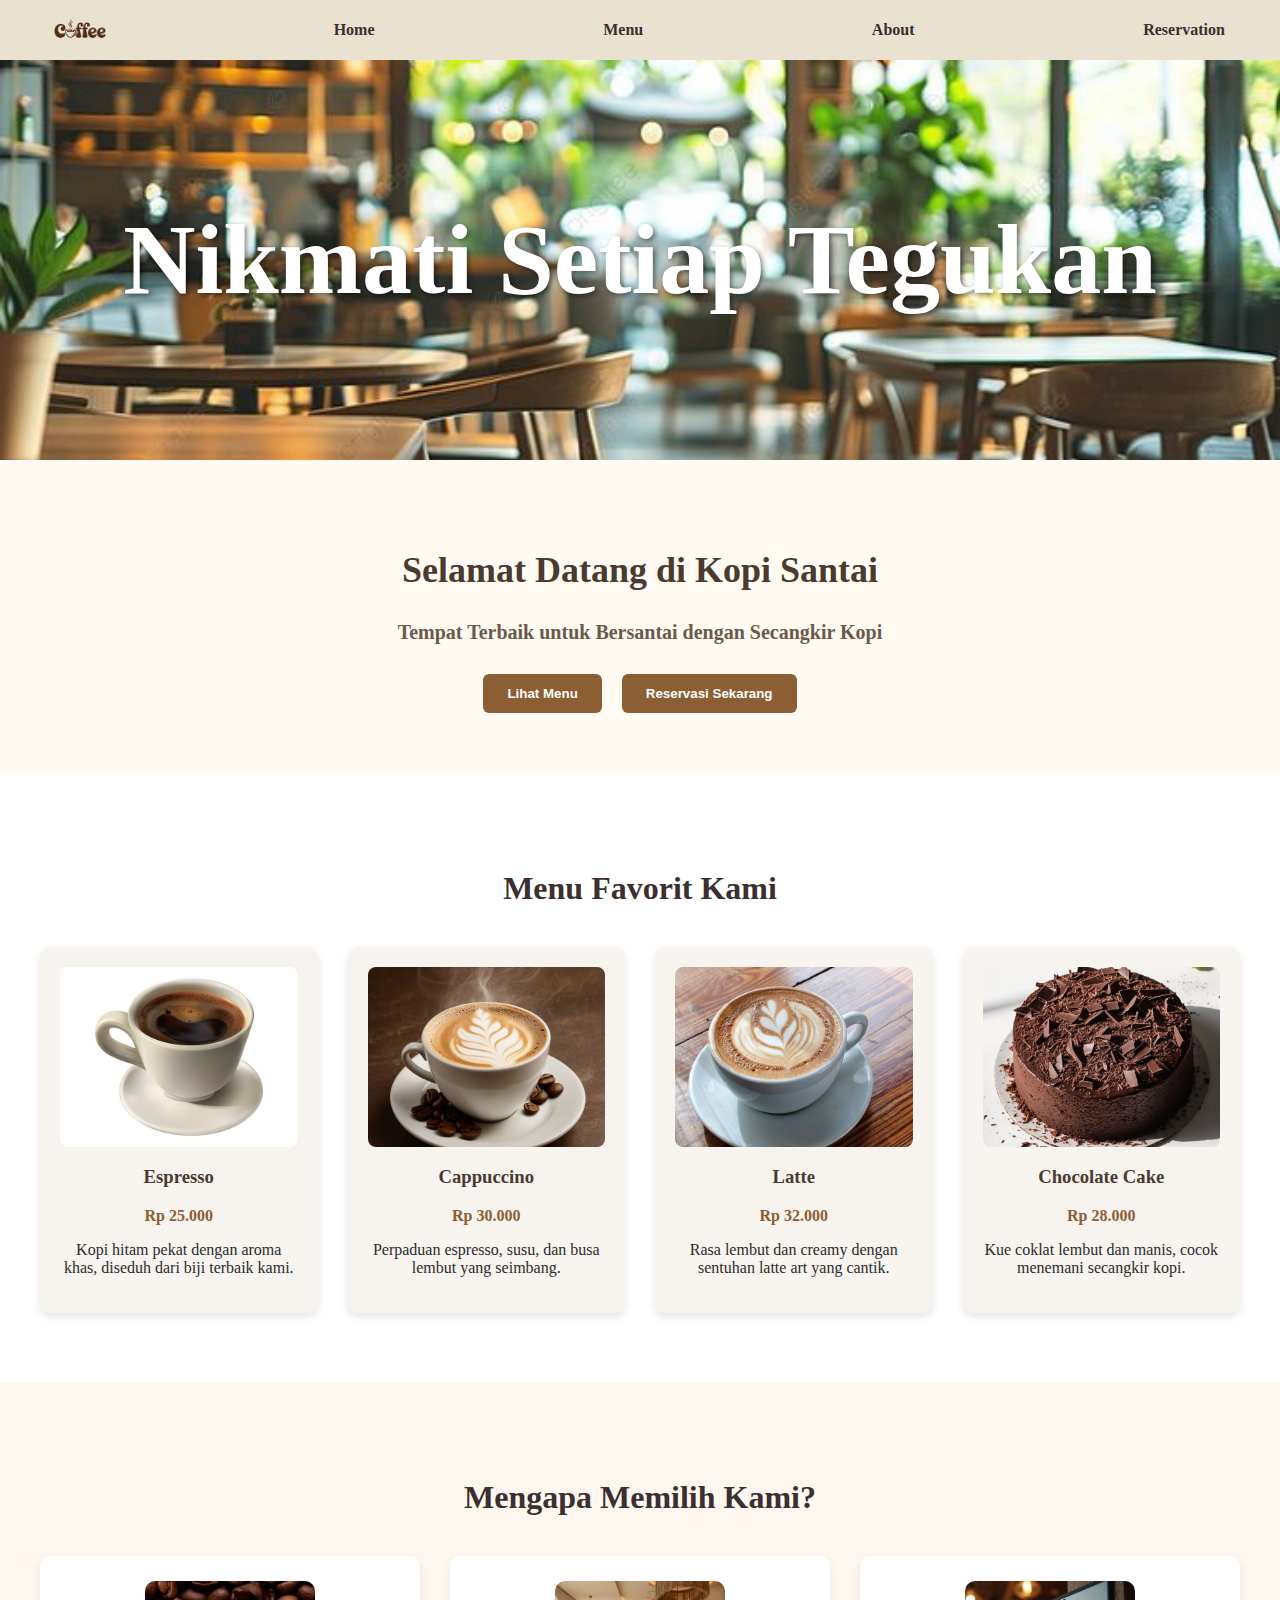
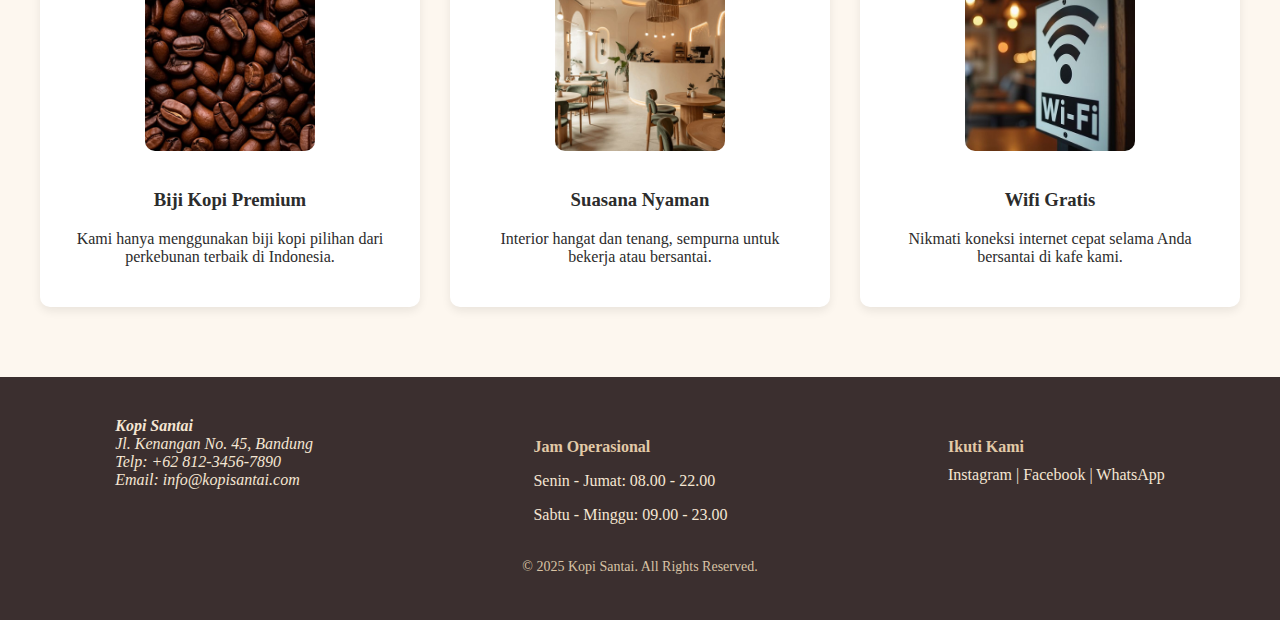
<file: KELOMPOK_17_02_07_fixed/about.html>
<!DOCTYPE html>
<html lang="id">
<head>
  <meta charset="UTF-8">
  <meta name="viewport" content="width=device-width, initial-scale=1.0">
  <title>Kopi Santai</title>
  <link rel="stylesheet" href="css/style.css">
</head>
<body>

  <!-- HEADER -->
  <header>
    <nav class="grid-container-lines">
      <img src="images/logo.jpg" alt="logo" width="80px" class="logo">
      <div class="nav1"><a href="index.html">Home</a></div>
      <div class="nav2"><a href="menu.html">Menu</a></div>
      <div class="nav3"><a href="about.html">About</a></div>
      <div class="nav4"><a href="reservation.html">Reservation</a></div>
    </nav>

    <div class="tagline">
      <h1>Nikmati Setiap Tegukan</h1>
    </div>
  </header>

  <!-- HERO SECTION -->
  <section id="title" class="hero">
    <h2>Selamat Datang di Kopi Santai</h2>
    <h3>Tempat Terbaik untuk Bersantai dengan Secangkir Kopi</h3>
    <div class="cta-buttons">
      <button><a href="menu.html">Lihat Menu</a></button>
      <button><a href="reservation.html">Reservasi Sekarang</a></button>
    </div>
  </section>

  <!-- FEATURED MENU -->
  <section id="featured-menu">
    <h2>Menu Favorit Kami</h2>
    <div class="menu-grid">
      <article class="menu-card">
        <img src="images/espresso.jpg" alt="Espresso">
        <h3>Espresso</h3>
        <p class="price">Rp 25.000</p>
        <p>Kopi hitam pekat dengan aroma khas, diseduh dari biji terbaik kami.</p>
      </article>
      <article class="menu-card">
        <img src="images/cappuccino.jpg" alt="Cappuccino">
        <h3>Cappuccino</h3>
        <p class="price">Rp 30.000</p>
        <p>Perpaduan espresso, susu, dan busa lembut yang seimbang.</p>
      </article>
      <article class="menu-card">
        <img src="images/latte.jpg" alt="Latte">
        <h3>Latte</h3>
        <p class="price">Rp 32.000</p>
        <p>Rasa lembut dan creamy dengan sentuhan latte art yang cantik.</p>
      </article>
      <article class="menu-card">
        <img src="images/chococake.jpg" alt="Cake">
        <h3>Chocolate Cake</h3>
        <p class="price">Rp 28.000</p>
        <p>Kue coklat lembut dan manis, cocok menemani secangkir kopi.</p>
      </article>
    </div>
  </section>

  <!-- WHY CHOOSE US -->
  <section id="why-choose-us">
    <h2>Mengapa Memilih Kami?</h2>
    <div class="why-grid">
      <article>
        <img src="images/icon-coffee.jpg" alt="Biji Kopi Premium">
        <h3>Biji Kopi Premium</h3>
        <p>Kami hanya menggunakan biji kopi pilihan dari perkebunan terbaik di Indonesia.</p>
      </article>
      <article>
        <img src="images/icon-couch.jpg" alt="Suasana Nyaman">
        <h3>Suasana Nyaman</h3>
        <p>Interior hangat dan tenang, sempurna untuk bekerja atau bersantai.</p>
      </article>
      <article>
        <img src="images/icon-wifi.jpg" alt="Wifi Gratis">
        <h3>Wifi Gratis</h3>
        <p>Nikmati koneksi internet cepat selama Anda bersantai di kafe kami.</p>
      </article>
    </div>
  </section>

  <!-- FOOTER -->
  <footer>
    <div class="footer-content">
      <address>
        <strong>Kopi Santai</strong><br>
        Jl. Kenangan No. 45, Bandung<br>
        Telp: <a href="tel:+6281234567890">+62 812-3456-7890</a><br>
        Email: <a href="mailto:info@kopisantai.com">info@kopisantai.com</a>
      </address>

      <div class="hours">
        <h4>Jam Operasional</h4>
        <p>Senin - Jumat: 08.00 - 22.00</p>
        <p>Sabtu - Minggu: 09.00 - 23.00</p>
      </div>

      <div class="socials">
        <h4>Ikuti Kami</h4>
        <a href="https://www.instagram.com/fore.coffee/?utm_source=ig_web_button_share_sheet">Instagram</a> |
        <a href="https://www.facebook.com/fore.coffee/?locale=id_ID">Facebook</a> |
        <a href="https://fore.coffee/id/contact-us-id">WhatsApp</a>
      </div>
    </div>


    <p class="copyright">&copy; 2025 Kopi Santai. All Rights Reserved.</p>
  </footer>

</body>
</html>
</file>
<file: KELOMPOK_17_02_07_fixed/css/style.css>
body {
  margin: 0;
  padding: 0;
  box-sizing: border-box;
}

body {
    font-family: Verdana;
    color: #2c2c2c;
    background-color: #fdfcfb;
}

header {
  background-color: #E9E2D0;
  top: 0;
}

.grid-container-lines {
  display: flex;
  align-items: center;
  justify-content: space-between;
  padding: 10px 40px;
}

.grid-container-lines img {
  border-radius: 50%;
}

.grid-container-lines div a {
  text-decoration: none;
  color: #3b2f2f;
  margin: 0 15px;
  font-weight: 600;
  transition: color 0.3s ease;
}

.grid-container-lines div a:hover {
  color: #7b5e3b;
}

.tagline {
  background-image: url("../images/tagphoto.jpg");
  background-size: cover;
  background-position: center;
  height: 400px;
  display: flex;
  justify-content: center;
  align-items: center;
  color: white;
  font-size: 50px;
  text-shadow: 2px 2px 5px rgba(0,0,0,0.5);
}

.hero {
  text-align: center;
  padding: 60px 20px;
  background-color: #fffaf2;
}

.hero h2 {
  font-size: 36px;
  color: #4b3a2e;
}

.hero h3 {
  font-size: 20px;
  color: #6b5a4a;
  margin: 15px 0 30px;
}

.cta-buttons {
  display: flex;
  justify-content: center;
  gap: 20px;
}

button {
  background-color: #8B5E34;
  border: none;
  border-radius: 6px;
  padding: 12px 24px;
  cursor: pointer;
  transition: background-color 0.3s ease;
}

button a {
  color: white;
  text-decoration: none;
  font-weight: bold;
}

button:hover {
  background-color: #6e4829;
}

#featured-menu {
  background-color: #fff;
  text-align: center;
  padding: 70px 40px;
}

#featured-menu h2 {
  margin-bottom: 40px;
  font-size: 32px;
  color: #3b2f2f;
}

.menu-grid {
  display: grid;
  grid-template-columns: repeat(auto-fit, minmax(220px, 1fr));
  gap: 30px;
}

.menu-card {
  background-color: #f7f3ee;
  border-radius: 10px;
  box-shadow: 0 4px 8px rgba(0,0,0,0.1);
  padding: 20px;
  transition: transform 0.3s ease;
}

.menu-card:hover {
  transform: scale(1.03);
}

.menu-card img {
  width: 100%;
  height: 180px;
  object-fit: cover;
  border-radius: 8px;
}

.menu-card h3 {
  margin-top: 15px;
  color: #4b3a2e;
}

.menu-card .price {
  color: #8B5E34;
  font-weight: bold;
  margin: 8px 0;
}

#why-choose-us {
  background-color: #fdf7ef;
  text-align: center;
  padding: 70px 40px;
}

#why-choose-us h2 {
  margin-bottom: 40px;
  font-size: 32px;
  color: #3b2f2f;
}

.why-grid {
  display: grid;
  grid-template-columns: repeat(auto-fit, minmax(220px, 1fr));
  gap: 30px;
}

.why-grid article {
  background-color: #fff;
  border-radius: 10px;
  padding: 25px;
  box-shadow: 0 4px 10px rgba(0,0,0,0.08);
  transition: transform 0.3s ease;
}

.why-grid article:hover {
  transform: translateY(-5px);
}

.why-grid img {
  width: 170px;
  border-radius: 10px;
  margin-bottom: 15px;
}

footer {
  background-color: #3b2f2f;
  color: #f5e6d3;
  padding: 40px 20px;
}

.footer-content {
  display: flex;
  flex-wrap: wrap;
  justify-content: space-around;
  gap: 30px;
  text-align: left;
}

footer a {
  color: #f5e6d3;
  text-decoration: none;
}

footer a:hover {
  text-decoration: underline;
}

.hours, .socials, address {
  max-width: 250px;
}

footer h4 {
  margin-bottom: 10px;
  color: #e2caa7;
}

footer p {
  margin-bottom: 5px;
}

.copyright {
  text-align: center;
  margin-top: 30px;
  font-size: 14px;
  color: #d8c3a5;
}
</file>
